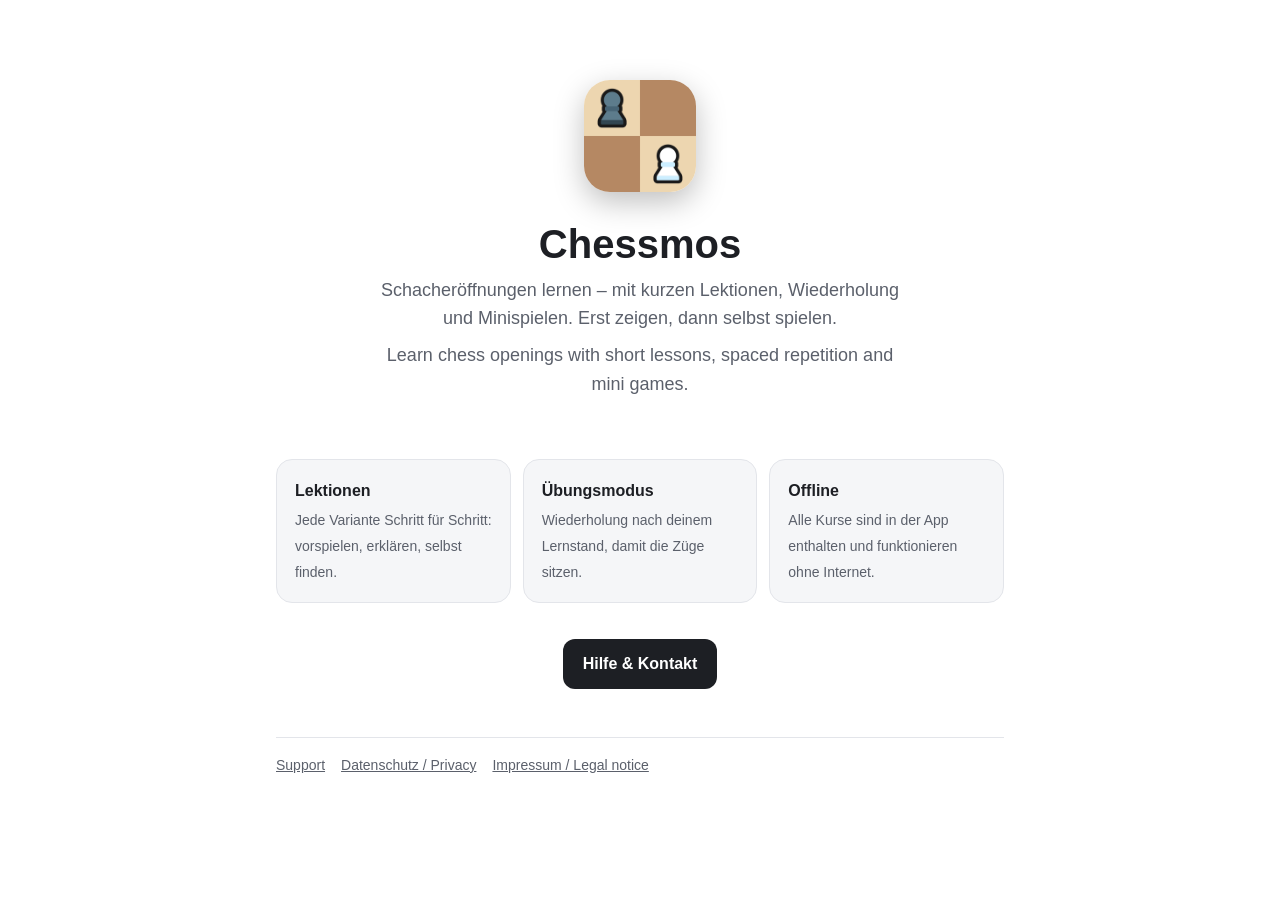
<file: index.html>
<!doctype html>
<html lang="de">
<head>
<meta charset="utf-8">
<meta name="viewport" content="width=device-width, initial-scale=1">
<title>Chessmos – Schacheröffnungen lernen</title>
<meta name="description" content="Chessmos: Schacheröffnungen lernen mit kurzen Lektionen, Übungsmodus und Minispielen. Chess openings made simple.">
<link rel="icon" href="/icon.png">
<link rel="stylesheet" href="/style.css">
</head>
<body>
<main>
  <section class="hero">
    <img src="/icon.png" alt="Chessmos App-Icon">
    <h1>Chessmos</h1>
    <p>Schacheröffnungen lernen – mit kurzen Lektionen, Wiederholung und Minispielen. Erst zeigen, dann selbst spielen.</p>
    <p class="muted" lang="en">Learn chess openings with short lessons, spaced repetition and mini games.</p>
  </section>

  <div class="cards">
    <div class="card"><strong>Lektionen</strong><span>Jede Variante Schritt für Schritt: vorspielen, erklären, selbst finden.</span></div>
    <div class="card"><strong>Übungsmodus</strong><span>Wiederholung nach deinem Lernstand, damit die Züge sitzen.</span></div>
    <div class="card"><strong>Offline</strong><span>Alle Kurse sind in der App enthalten und funktionieren ohne Internet.</span></div>
  </div>

  <p style="text-align:center"><a class="button" href="/support/">Hilfe &amp; Kontakt</a></p>

  <footer>
    <a href="/support/">Support</a>
    <a href="/datenschutz/">Datenschutz / Privacy</a>
    <a href="/impressum/">Impressum / Legal notice</a>
  </footer>
</main>
</body>
</html>
</file>
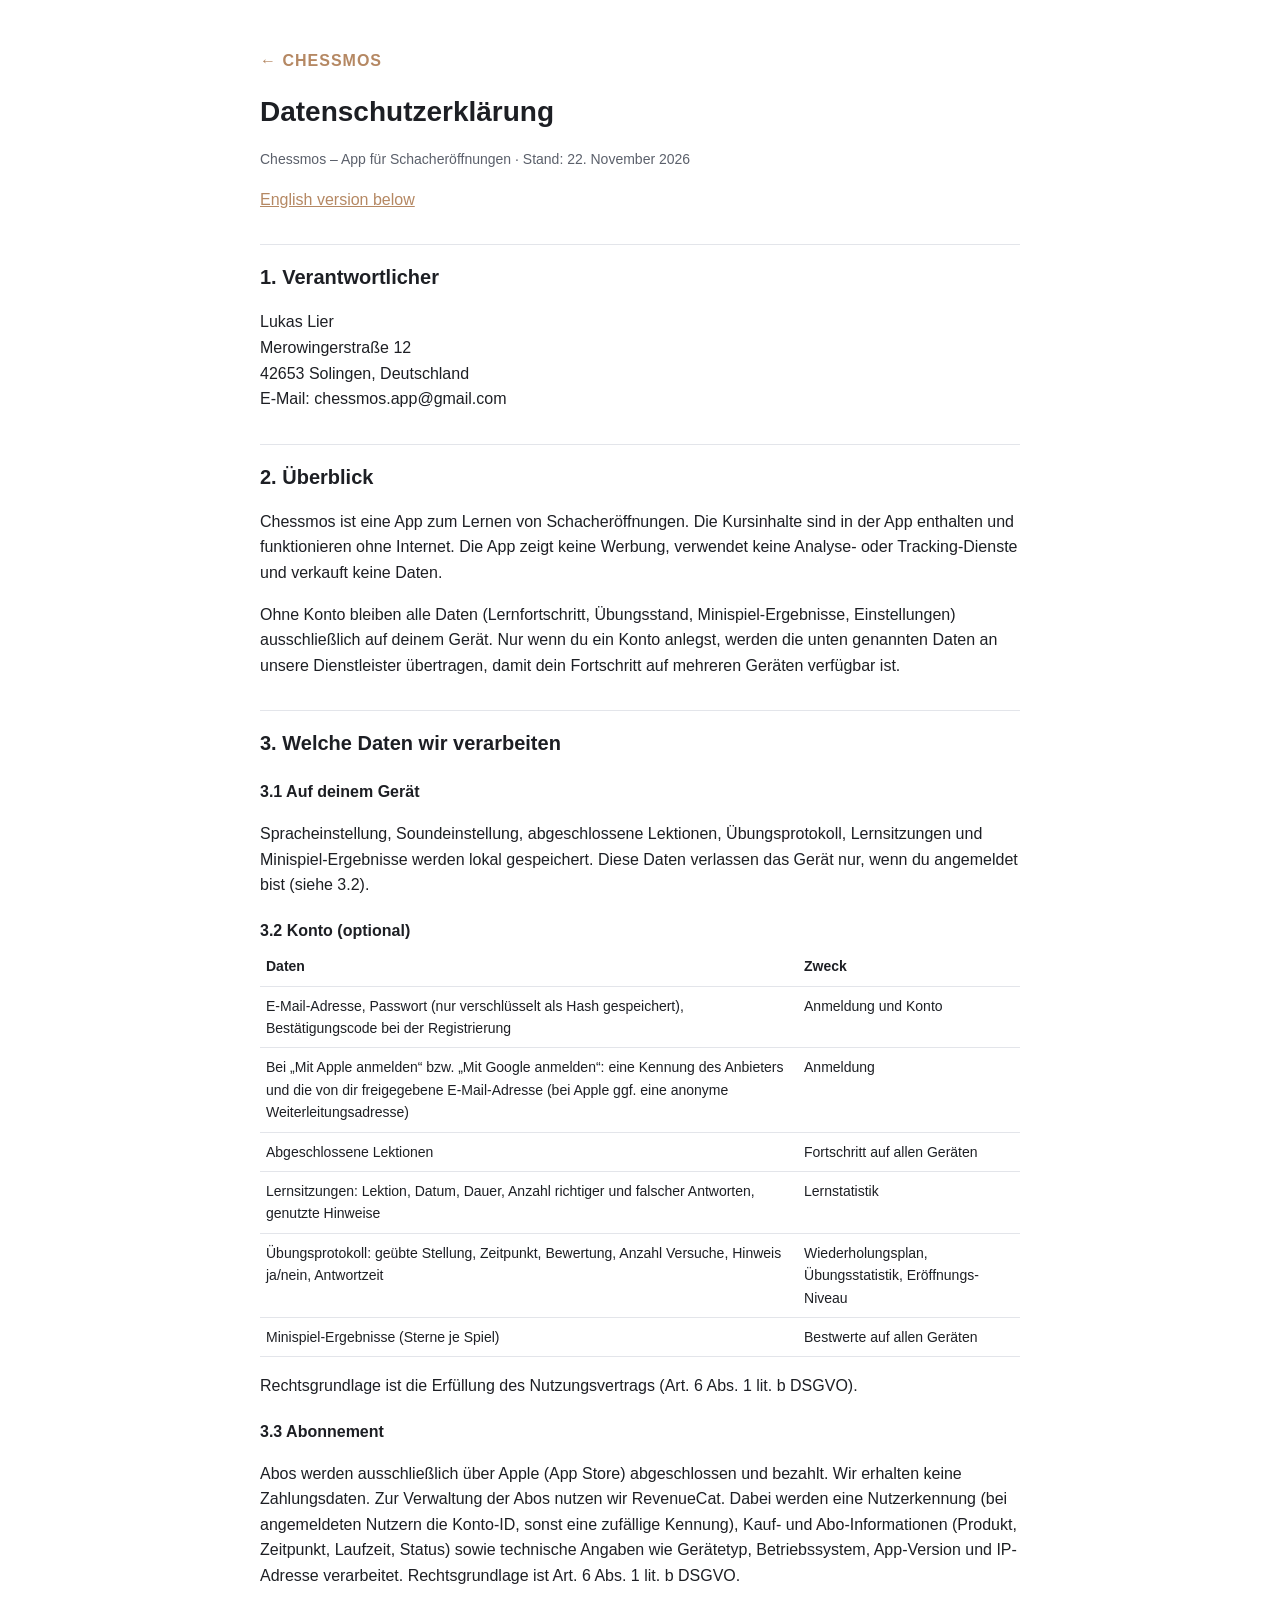
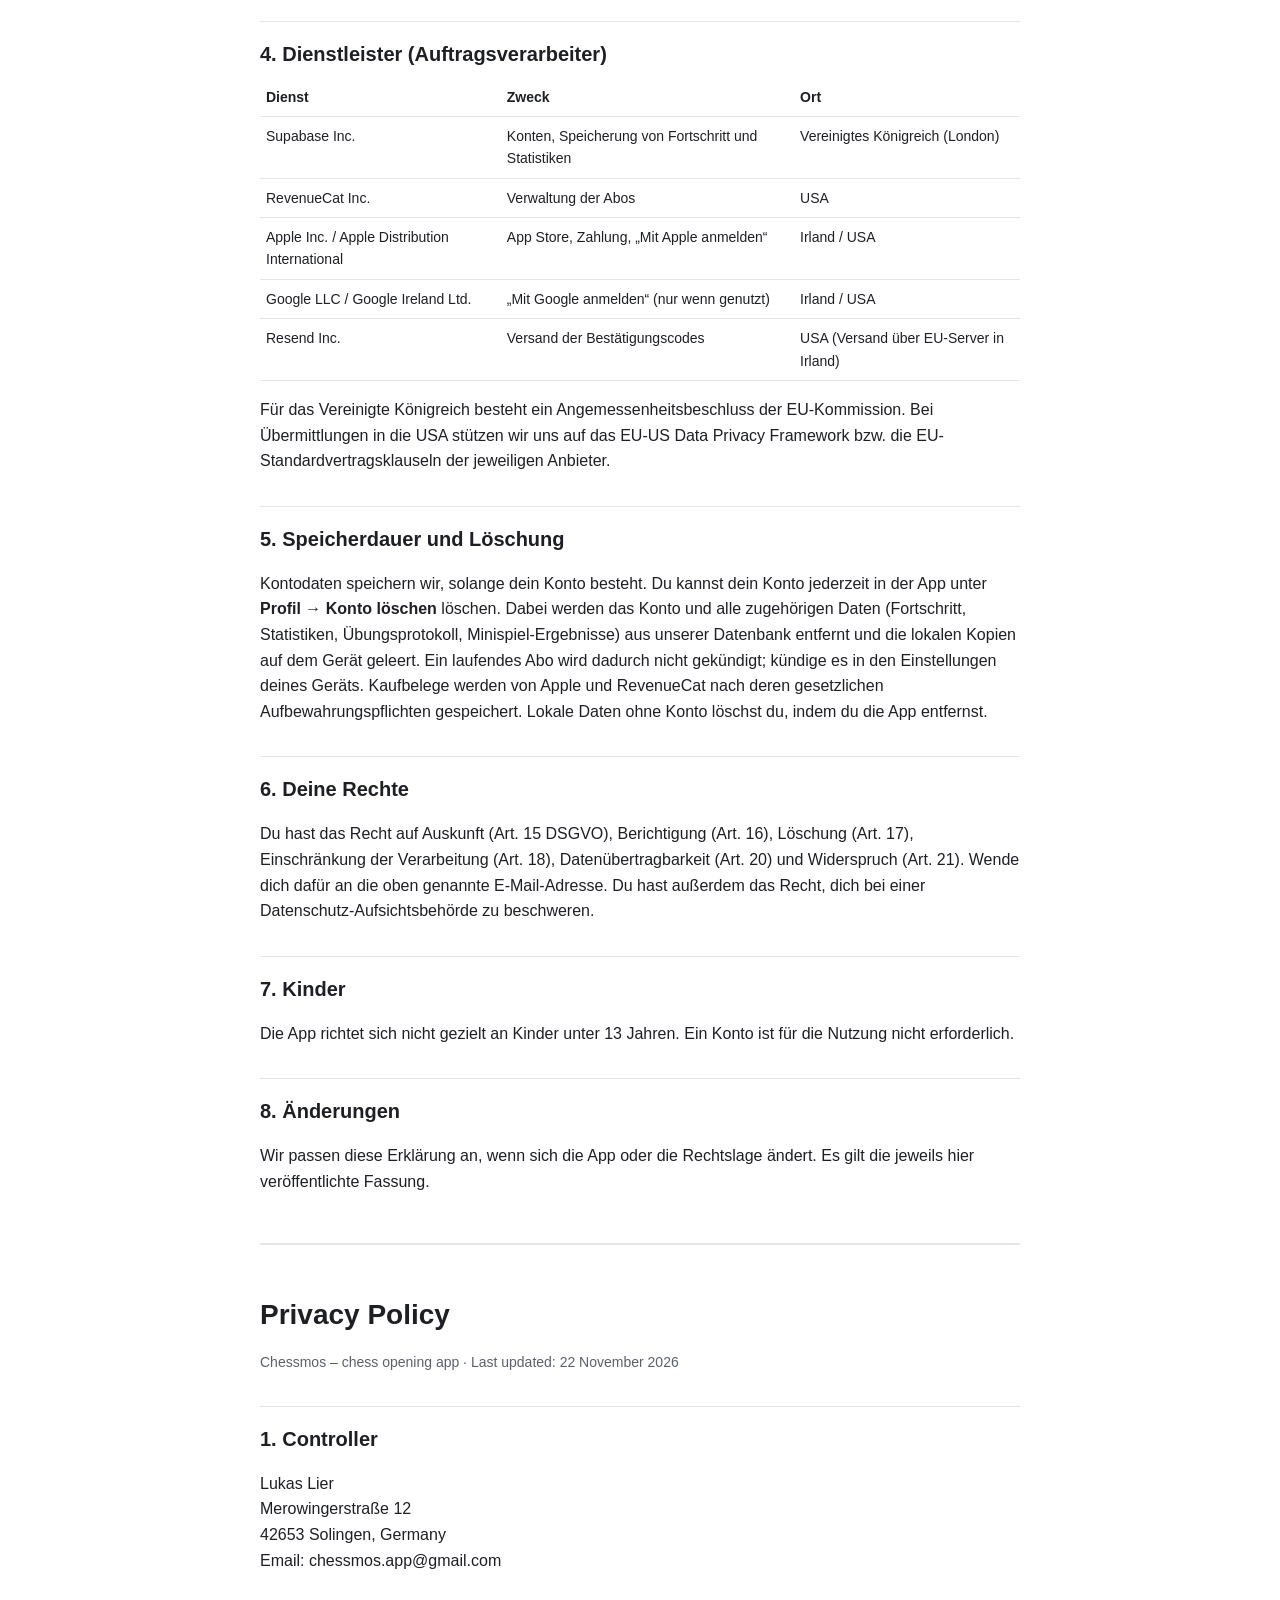
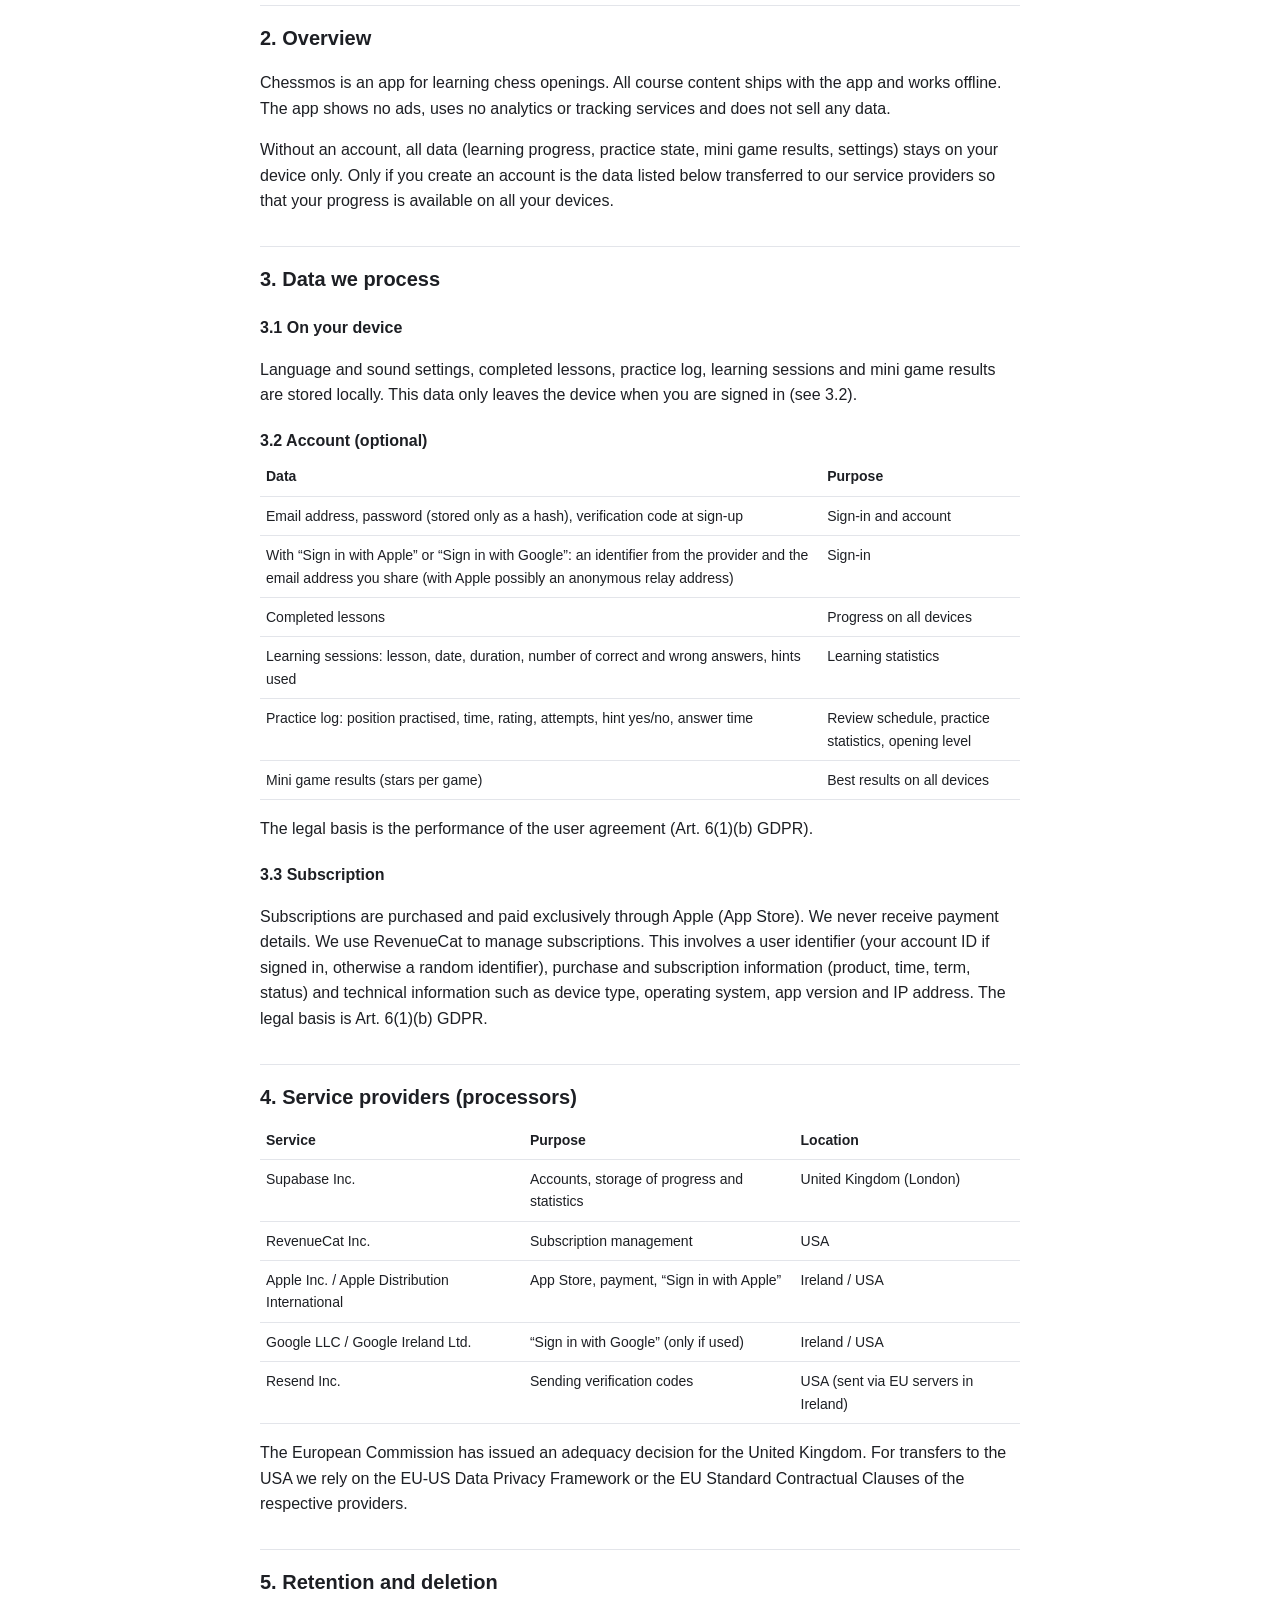
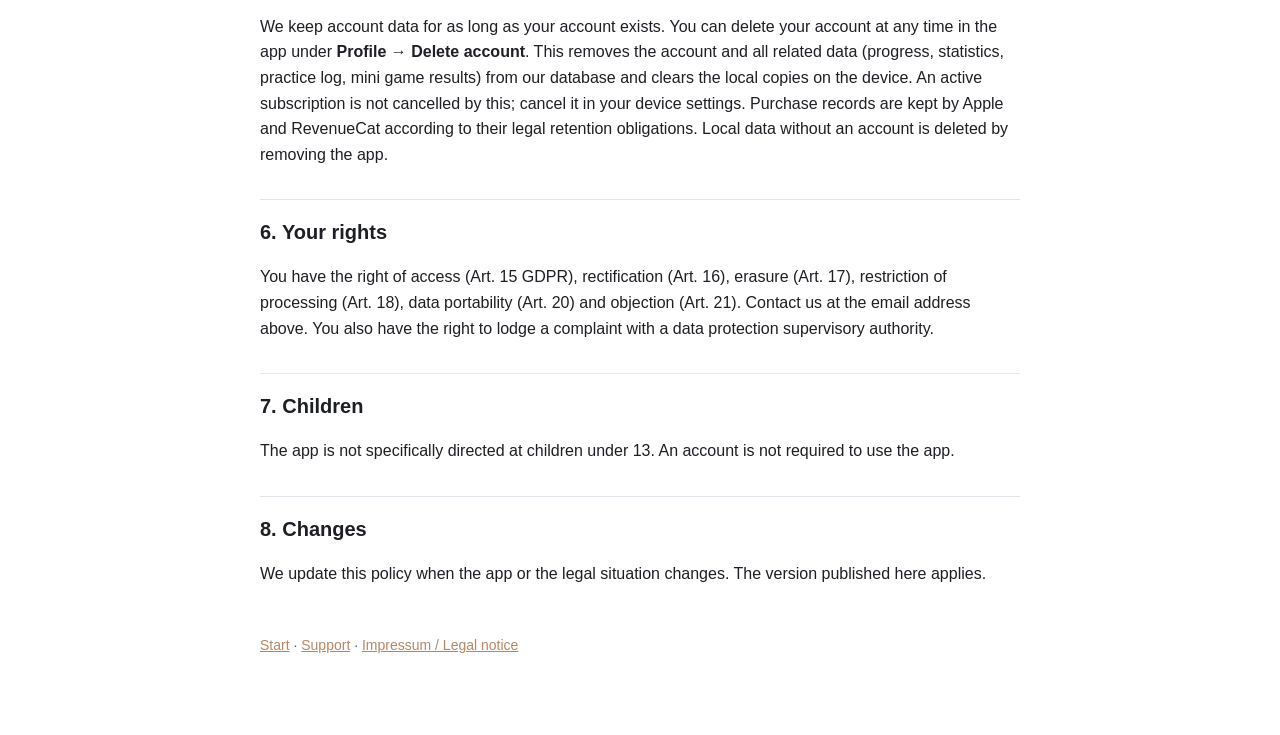
<file: datenschutz/index.html>
<!doctype html>
<html lang="de">
<head>
<meta charset="utf-8">
<meta name="viewport" content="width=device-width, initial-scale=1">
<title>Chessmos – Datenschutz / Privacy</title>
<link rel="icon" href="/icon.png">
<style>
  :root { --bg: #ffffff; --text: #1d1f24; --muted: #5b606b; --line: #e3e5ea; --accent: #b58863; --todo: #fff3c4; }
  @media (prefers-color-scheme: dark) { :root { --bg: #16181d; --text: #eceef2; --muted: #a2a6b0; --line: #2c2f37; --accent: #d4a77f; --todo: #4a3f12; } }
  body { margin: 0; background: var(--bg); color: var(--text); font: 16px/1.6 -apple-system, BlinkMacSystemFont, "Segoe UI", Roboto, sans-serif; }
  main { max-width: 760px; margin: 0 auto; padding: 32px 16px 64px; }
  h1 { font-size: 28px; margin: 0 0 4px; }
  h2 { font-size: 20px; margin: 32px 0 8px; padding-top: 16px; border-top: 1px solid var(--line); }
  h3 { font-size: 16px; margin: 20px 0 4px; }
  p, li { color: var(--text); }
  .muted { color: var(--muted); font-size: 14px; }
  nav a, a { color: var(--accent); }
  nav { margin: 16px 0 24px; }
  mark { background: var(--todo); color: inherit; padding: 0 3px; border-radius: 3px; }
  table { width: 100%; border-collapse: collapse; font-size: 14px; }
  th, td { text-align: left; vertical-align: top; padding: 8px 6px; border-bottom: 1px solid var(--line); }
  hr { border: 0; border-top: 2px solid var(--line); margin: 48px 0; }
</style>
</head>
<body>
<main>
<p><a href="/" style="text-decoration:none;font-weight:800;letter-spacing:1px">← CHESSMOS</a></p>

<h1>Datenschutzerklärung</h1>
<p class="muted">Chessmos – App für Schacheröffnungen · Stand: 22. November 2026</p>
<nav><a href="#en">English version below</a></nav>

<h2>1. Verantwortlicher</h2>
<p>
  Lukas Lier<br>
  Merowingerstraße 12<br>
  42653 Solingen, Deutschland<br>
  E-Mail: chessmos.app@gmail.com
</p>

<h2>2. Überblick</h2>
<p>Chessmos ist eine App zum Lernen von Schacheröffnungen. Die Kursinhalte sind in der App enthalten und funktionieren ohne Internet. Die App zeigt keine Werbung, verwendet keine Analyse- oder Tracking-Dienste und verkauft keine Daten.</p>
<p>Ohne Konto bleiben alle Daten (Lernfortschritt, Übungsstand, Minispiel-Ergebnisse, Einstellungen) ausschließlich auf deinem Gerät. Nur wenn du ein Konto anlegst, werden die unten genannten Daten an unsere Dienstleister übertragen, damit dein Fortschritt auf mehreren Geräten verfügbar ist.</p>

<h2>3. Welche Daten wir verarbeiten</h2>

<h3>3.1 Auf deinem Gerät</h3>
<p>Spracheinstellung, Soundeinstellung, abgeschlossene Lektionen, Übungsprotokoll, Lernsitzungen und Minispiel-Ergebnisse werden lokal gespeichert. Diese Daten verlassen das Gerät nur, wenn du angemeldet bist (siehe 3.2).</p>

<h3>3.2 Konto (optional)</h3>
<table>
  <tr><th>Daten</th><th>Zweck</th></tr>
  <tr><td>E-Mail-Adresse, Passwort (nur verschlüsselt als Hash gespeichert), Bestätigungscode bei der Registrierung</td><td>Anmeldung und Konto</td></tr>
  <tr><td>Bei „Mit Apple anmelden“ bzw. „Mit Google anmelden“: eine Kennung des Anbieters und die von dir freigegebene E-Mail-Adresse (bei Apple ggf. eine anonyme Weiterleitungsadresse)</td><td>Anmeldung</td></tr>
  <tr><td>Abgeschlossene Lektionen</td><td>Fortschritt auf allen Geräten</td></tr>
  <tr><td>Lernsitzungen: Lektion, Datum, Dauer, Anzahl richtiger und falscher Antworten, genutzte Hinweise</td><td>Lernstatistik</td></tr>
  <tr><td>Übungsprotokoll: geübte Stellung, Zeitpunkt, Bewertung, Anzahl Versuche, Hinweis ja/nein, Antwortzeit</td><td>Wiederholungsplan, Übungsstatistik, Eröffnungs-Niveau</td></tr>
  <tr><td>Minispiel-Ergebnisse (Sterne je Spiel)</td><td>Bestwerte auf allen Geräten</td></tr>
</table>
<p>Rechtsgrundlage ist die Erfüllung des Nutzungsvertrags (Art. 6 Abs. 1 lit. b DSGVO).</p>

<h3>3.3 Abonnement</h3>
<p>Abos werden ausschließlich über Apple (App Store) abgeschlossen und bezahlt. Wir erhalten keine Zahlungsdaten. Zur Verwaltung der Abos nutzen wir RevenueCat. Dabei werden eine Nutzerkennung (bei angemeldeten Nutzern die Konto-ID, sonst eine zufällige Kennung), Kauf- und Abo-Informationen (Produkt, Zeitpunkt, Laufzeit, Status) sowie technische Angaben wie Gerätetyp, Betriebssystem, App-Version und IP-Adresse verarbeitet. Rechtsgrundlage ist Art. 6 Abs. 1 lit. b DSGVO.</p>

<h2>4. Dienstleister (Auftragsverarbeiter)</h2>
<table>
  <tr><th>Dienst</th><th>Zweck</th><th>Ort</th></tr>
  <tr><td>Supabase Inc.</td><td>Konten, Speicherung von Fortschritt und Statistiken</td><td>Vereinigtes Königreich (London)</td></tr>
  <tr><td>RevenueCat Inc.</td><td>Verwaltung der Abos</td><td>USA</td></tr>
  <tr><td>Apple Inc. / Apple Distribution International</td><td>App Store, Zahlung, „Mit Apple anmelden“</td><td>Irland / USA</td></tr>
  <tr><td>Google LLC / Google Ireland Ltd.</td><td>„Mit Google anmelden“ (nur wenn genutzt)</td><td>Irland / USA</td></tr>
  <tr><td>Resend Inc.</td><td>Versand der Bestätigungscodes</td><td>USA (Versand über EU-Server in Irland)</td></tr>
</table>
<p>Für das Vereinigte Königreich besteht ein Angemessenheitsbeschluss der EU-Kommission. Bei Übermittlungen in die USA stützen wir uns auf das EU-US Data Privacy Framework bzw. die EU-Standardvertragsklauseln der jeweiligen Anbieter.</p>

<h2>5. Speicherdauer und Löschung</h2>
<p>Kontodaten speichern wir, solange dein Konto besteht. Du kannst dein Konto jederzeit in der App unter <strong>Profil → Konto löschen</strong> löschen. Dabei werden das Konto und alle zugehörigen Daten (Fortschritt, Statistiken, Übungsprotokoll, Minispiel-Ergebnisse) aus unserer Datenbank entfernt und die lokalen Kopien auf dem Gerät geleert. Ein laufendes Abo wird dadurch nicht gekündigt; kündige es in den Einstellungen deines Geräts. Kaufbelege werden von Apple und RevenueCat nach deren gesetzlichen Aufbewahrungspflichten gespeichert. Lokale Daten ohne Konto löschst du, indem du die App entfernst.</p>

<h2>6. Deine Rechte</h2>
<p>Du hast das Recht auf Auskunft (Art. 15 DSGVO), Berichtigung (Art. 16), Löschung (Art. 17), Einschränkung der Verarbeitung (Art. 18), Datenübertragbarkeit (Art. 20) und Widerspruch (Art. 21). Wende dich dafür an die oben genannte E-Mail-Adresse. Du hast außerdem das Recht, dich bei einer Datenschutz-Aufsichtsbehörde zu beschweren.</p>

<h2>7. Kinder</h2>
<p>Die App richtet sich nicht gezielt an Kinder unter 13 Jahren. Ein Konto ist für die Nutzung nicht erforderlich.</p>

<h2>8. Änderungen</h2>
<p>Wir passen diese Erklärung an, wenn sich die App oder die Rechtslage ändert. Es gilt die jeweils hier veröffentlichte Fassung.</p>

<hr>

<h1 id="en">Privacy Policy</h1>
<p class="muted">Chessmos – chess opening app · Last updated: 22 November 2026</p>

<h2>1. Controller</h2>
<p>
  Lukas Lier<br>
  Merowingerstraße 12<br>
  42653 Solingen, Germany<br>
  Email: chessmos.app@gmail.com
</p>

<h2>2. Overview</h2>
<p>Chessmos is an app for learning chess openings. All course content ships with the app and works offline. The app shows no ads, uses no analytics or tracking services and does not sell any data.</p>
<p>Without an account, all data (learning progress, practice state, mini game results, settings) stays on your device only. Only if you create an account is the data listed below transferred to our service providers so that your progress is available on all your devices.</p>

<h2>3. Data we process</h2>

<h3>3.1 On your device</h3>
<p>Language and sound settings, completed lessons, practice log, learning sessions and mini game results are stored locally. This data only leaves the device when you are signed in (see 3.2).</p>

<h3>3.2 Account (optional)</h3>
<table>
  <tr><th>Data</th><th>Purpose</th></tr>
  <tr><td>Email address, password (stored only as a hash), verification code at sign-up</td><td>Sign-in and account</td></tr>
  <tr><td>With “Sign in with Apple” or “Sign in with Google”: an identifier from the provider and the email address you share (with Apple possibly an anonymous relay address)</td><td>Sign-in</td></tr>
  <tr><td>Completed lessons</td><td>Progress on all devices</td></tr>
  <tr><td>Learning sessions: lesson, date, duration, number of correct and wrong answers, hints used</td><td>Learning statistics</td></tr>
  <tr><td>Practice log: position practised, time, rating, attempts, hint yes/no, answer time</td><td>Review schedule, practice statistics, opening level</td></tr>
  <tr><td>Mini game results (stars per game)</td><td>Best results on all devices</td></tr>
</table>
<p>The legal basis is the performance of the user agreement (Art. 6(1)(b) GDPR).</p>

<h3>3.3 Subscription</h3>
<p>Subscriptions are purchased and paid exclusively through Apple (App Store). We never receive payment details. We use RevenueCat to manage subscriptions. This involves a user identifier (your account ID if signed in, otherwise a random identifier), purchase and subscription information (product, time, term, status) and technical information such as device type, operating system, app version and IP address. The legal basis is Art. 6(1)(b) GDPR.</p>

<h2>4. Service providers (processors)</h2>
<table>
  <tr><th>Service</th><th>Purpose</th><th>Location</th></tr>
  <tr><td>Supabase Inc.</td><td>Accounts, storage of progress and statistics</td><td>United Kingdom (London)</td></tr>
  <tr><td>RevenueCat Inc.</td><td>Subscription management</td><td>USA</td></tr>
  <tr><td>Apple Inc. / Apple Distribution International</td><td>App Store, payment, “Sign in with Apple”</td><td>Ireland / USA</td></tr>
  <tr><td>Google LLC / Google Ireland Ltd.</td><td>“Sign in with Google” (only if used)</td><td>Ireland / USA</td></tr>
  <tr><td>Resend Inc.</td><td>Sending verification codes</td><td>USA (sent via EU servers in Ireland)</td></tr>
</table>
<p>The European Commission has issued an adequacy decision for the United Kingdom. For transfers to the USA we rely on the EU-US Data Privacy Framework or the EU Standard Contractual Clauses of the respective providers.</p>

<h2>5. Retention and deletion</h2>
<p>We keep account data for as long as your account exists. You can delete your account at any time in the app under <strong>Profile → Delete account</strong>. This removes the account and all related data (progress, statistics, practice log, mini game results) from our database and clears the local copies on the device. An active subscription is not cancelled by this; cancel it in your device settings. Purchase records are kept by Apple and RevenueCat according to their legal retention obligations. Local data without an account is deleted by removing the app.</p>

<h2>6. Your rights</h2>
<p>You have the right of access (Art. 15 GDPR), rectification (Art. 16), erasure (Art. 17), restriction of processing (Art. 18), data portability (Art. 20) and objection (Art. 21). Contact us at the email address above. You also have the right to lodge a complaint with a data protection supervisory authority.</p>

<h2>7. Children</h2>
<p>The app is not specifically directed at children under 13. An account is not required to use the app.</p>

<h2>8. Changes</h2>
<p>We update this policy when the app or the legal situation changes. The version published here applies.</p>

<p class="muted" style="margin-top:48px"><a href="/">Start</a> · <a href="/support/">Support</a> · <a href="/impressum/">Impressum / Legal notice</a></p>
</main>
</body>
</html>
</file>
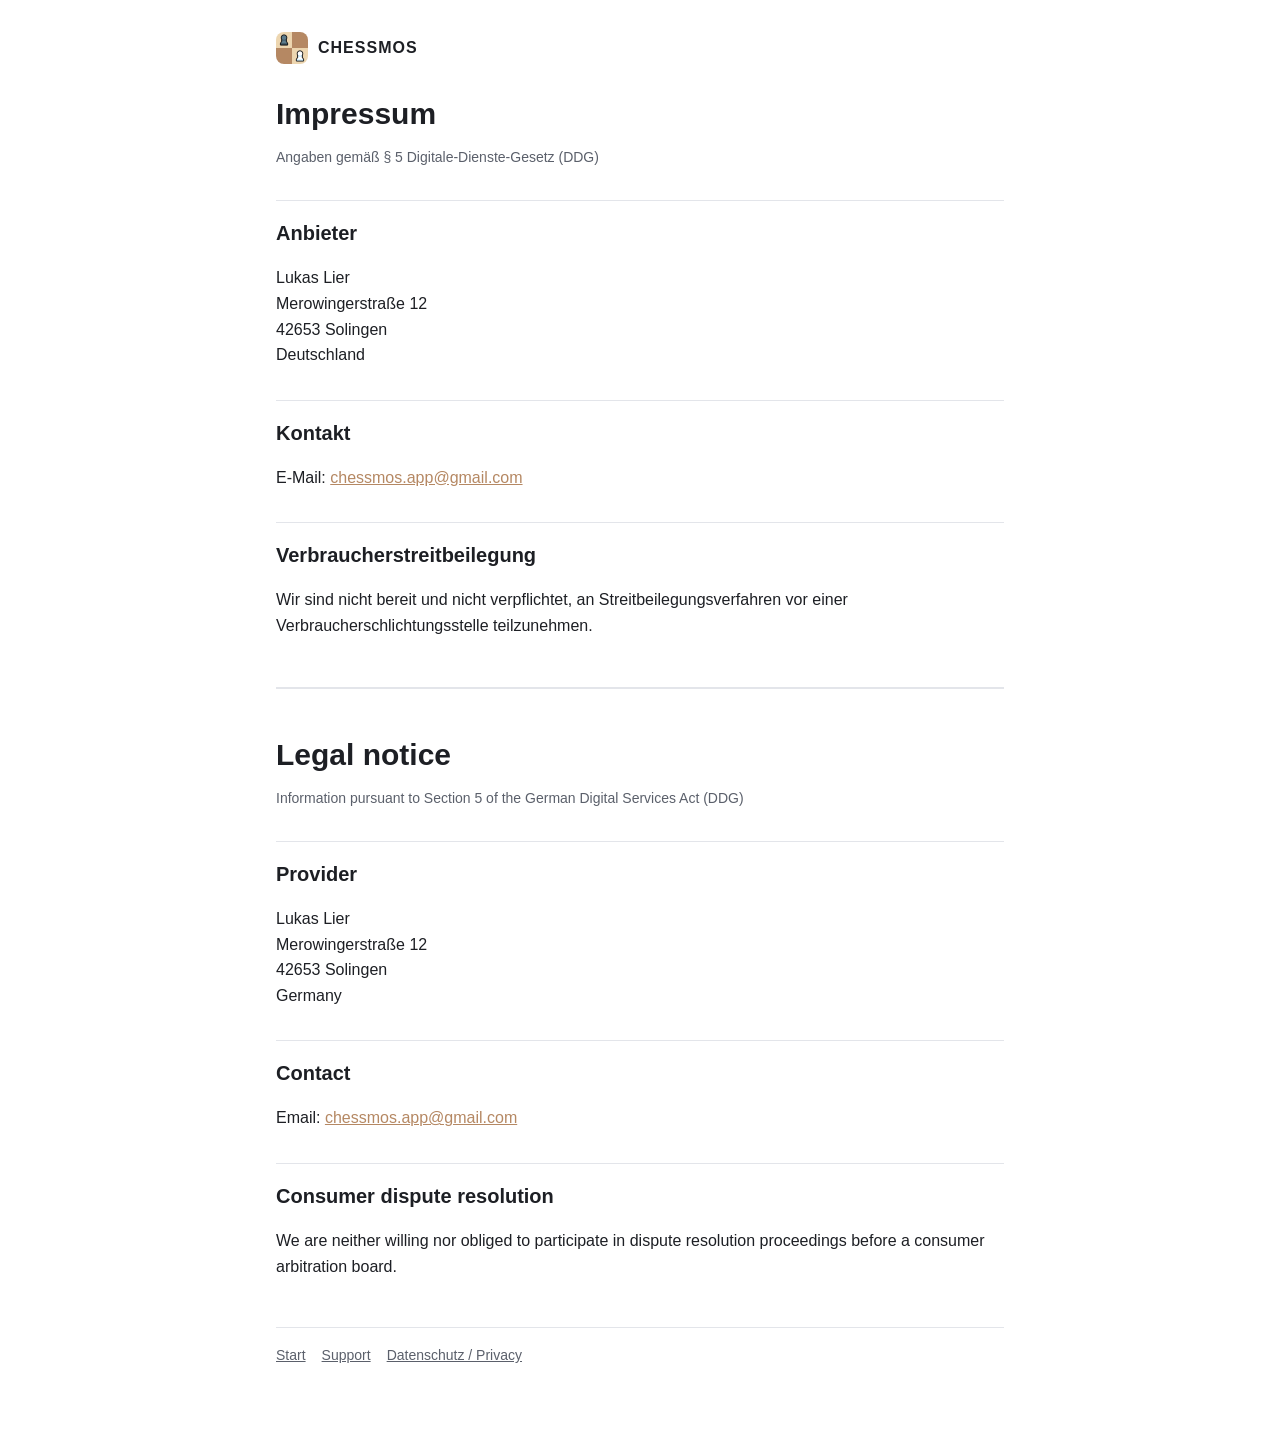
<file: impressum/index.html>
<!doctype html>
<html lang="de">
<head>
<meta charset="utf-8">
<meta name="viewport" content="width=device-width, initial-scale=1">
<title>Chessmos – Impressum</title>
<link rel="icon" href="/icon.png">
<link rel="stylesheet" href="/style.css">
</head>
<body>
<main>
  <a class="top" href="/"><img src="/icon.png" alt="">CHESSMOS</a>

  <h1>Impressum</h1>
  <p class="muted">Angaben gemäß § 5 Digitale-Dienste-Gesetz (DDG)</p>

  <h2>Anbieter</h2>
  <p>
    Lukas Lier<br>
    Merowingerstraße 12<br>
    42653 Solingen<br>
    Deutschland
  </p>

  <h2>Kontakt</h2>
  <p>E-Mail: <a href="mailto:chessmos.app@gmail.com">chessmos.app@gmail.com</a></p>

  <h2>Verbraucherstreitbeilegung</h2>
  <p>Wir sind nicht bereit und nicht verpflichtet, an Streitbeilegungsverfahren vor einer Verbraucherschlichtungsstelle teilzunehmen.</p>

  <hr>

  <h1 id="en" lang="en">Legal notice</h1>
  <div lang="en">
    <p class="muted">Information pursuant to Section 5 of the German Digital Services Act (DDG)</p>
    <h2>Provider</h2>
    <p>Lukas Lier<br>Merowingerstraße 12<br>42653 Solingen<br>Germany</p>
    <h2>Contact</h2>
    <p>Email: <a href="mailto:chessmos.app@gmail.com">chessmos.app@gmail.com</a></p>
    <h2>Consumer dispute resolution</h2>
    <p>We are neither willing nor obliged to participate in dispute resolution proceedings before a consumer arbitration board.</p>
  </div>

  <footer>
    <a href="/">Start</a>
    <a href="/support/">Support</a>
    <a href="/datenschutz/">Datenschutz / Privacy</a>
  </footer>
</main>
</body>
</html>
</file>
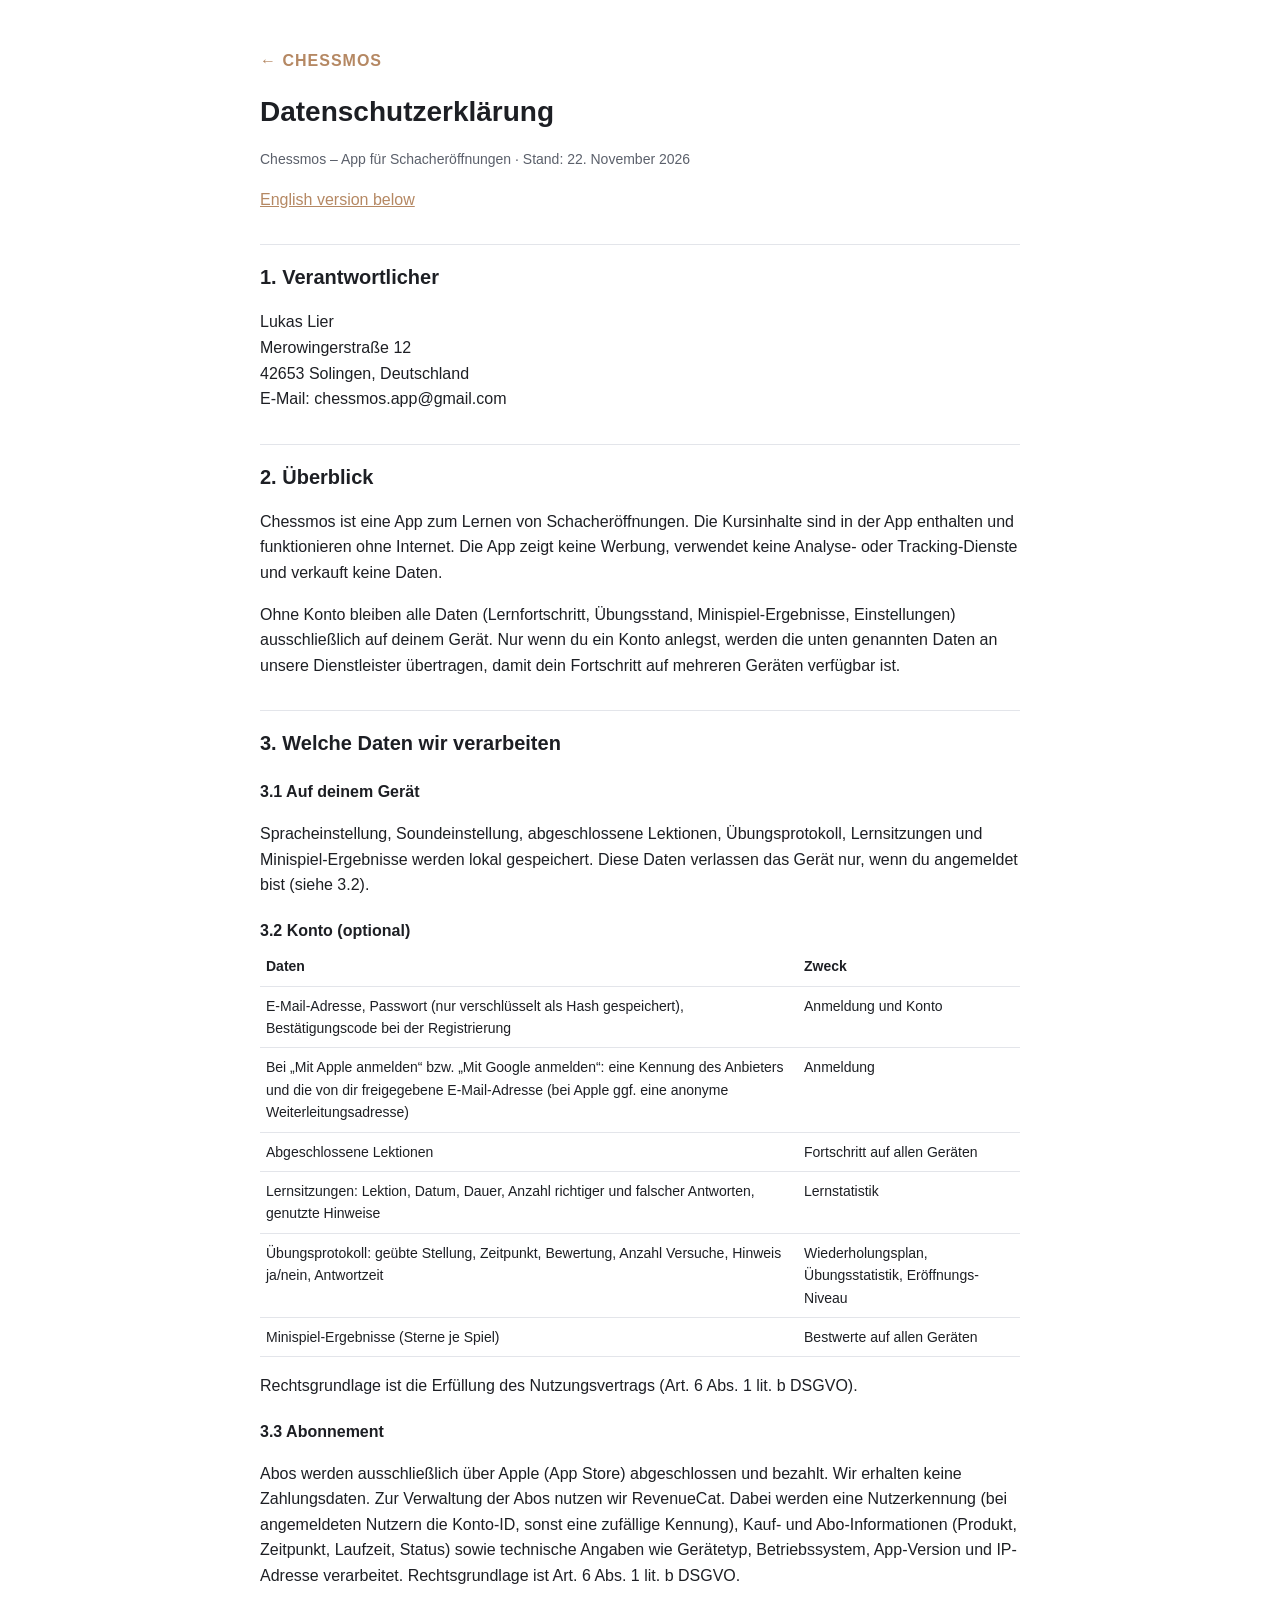
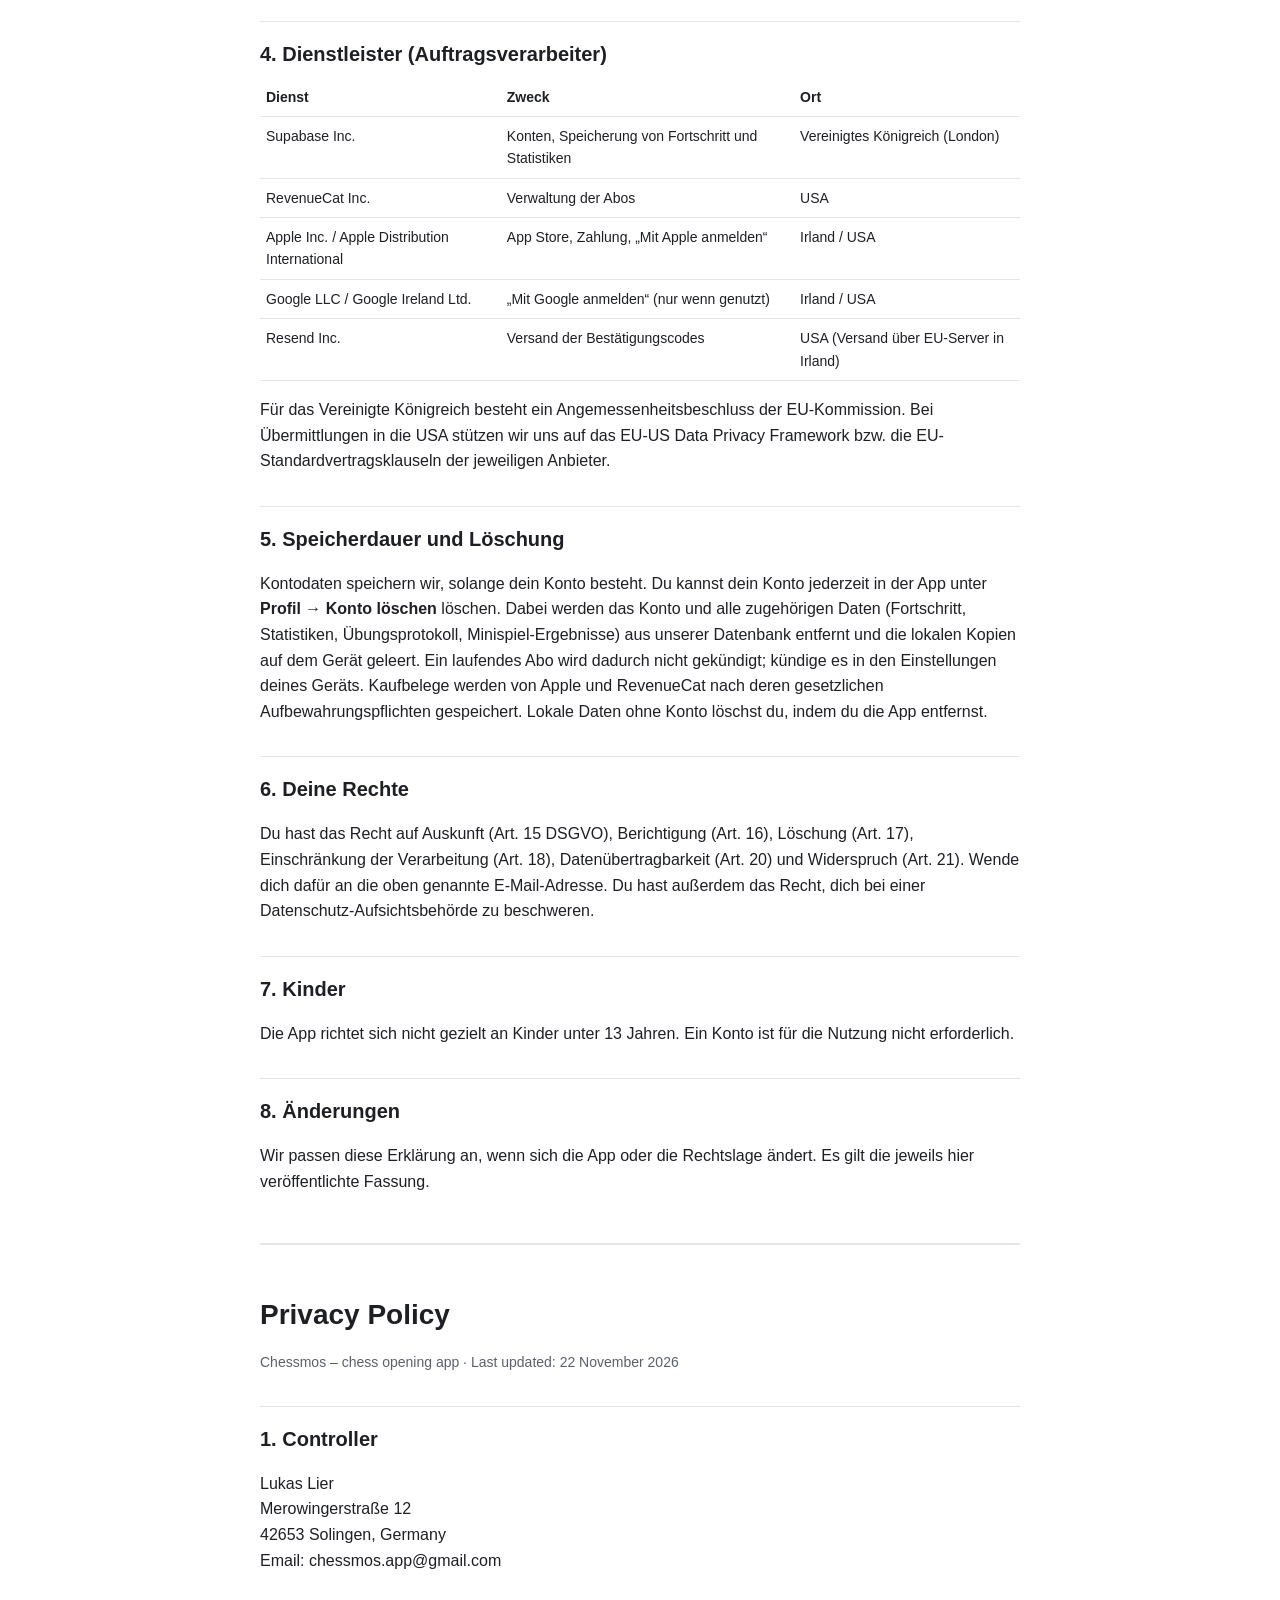
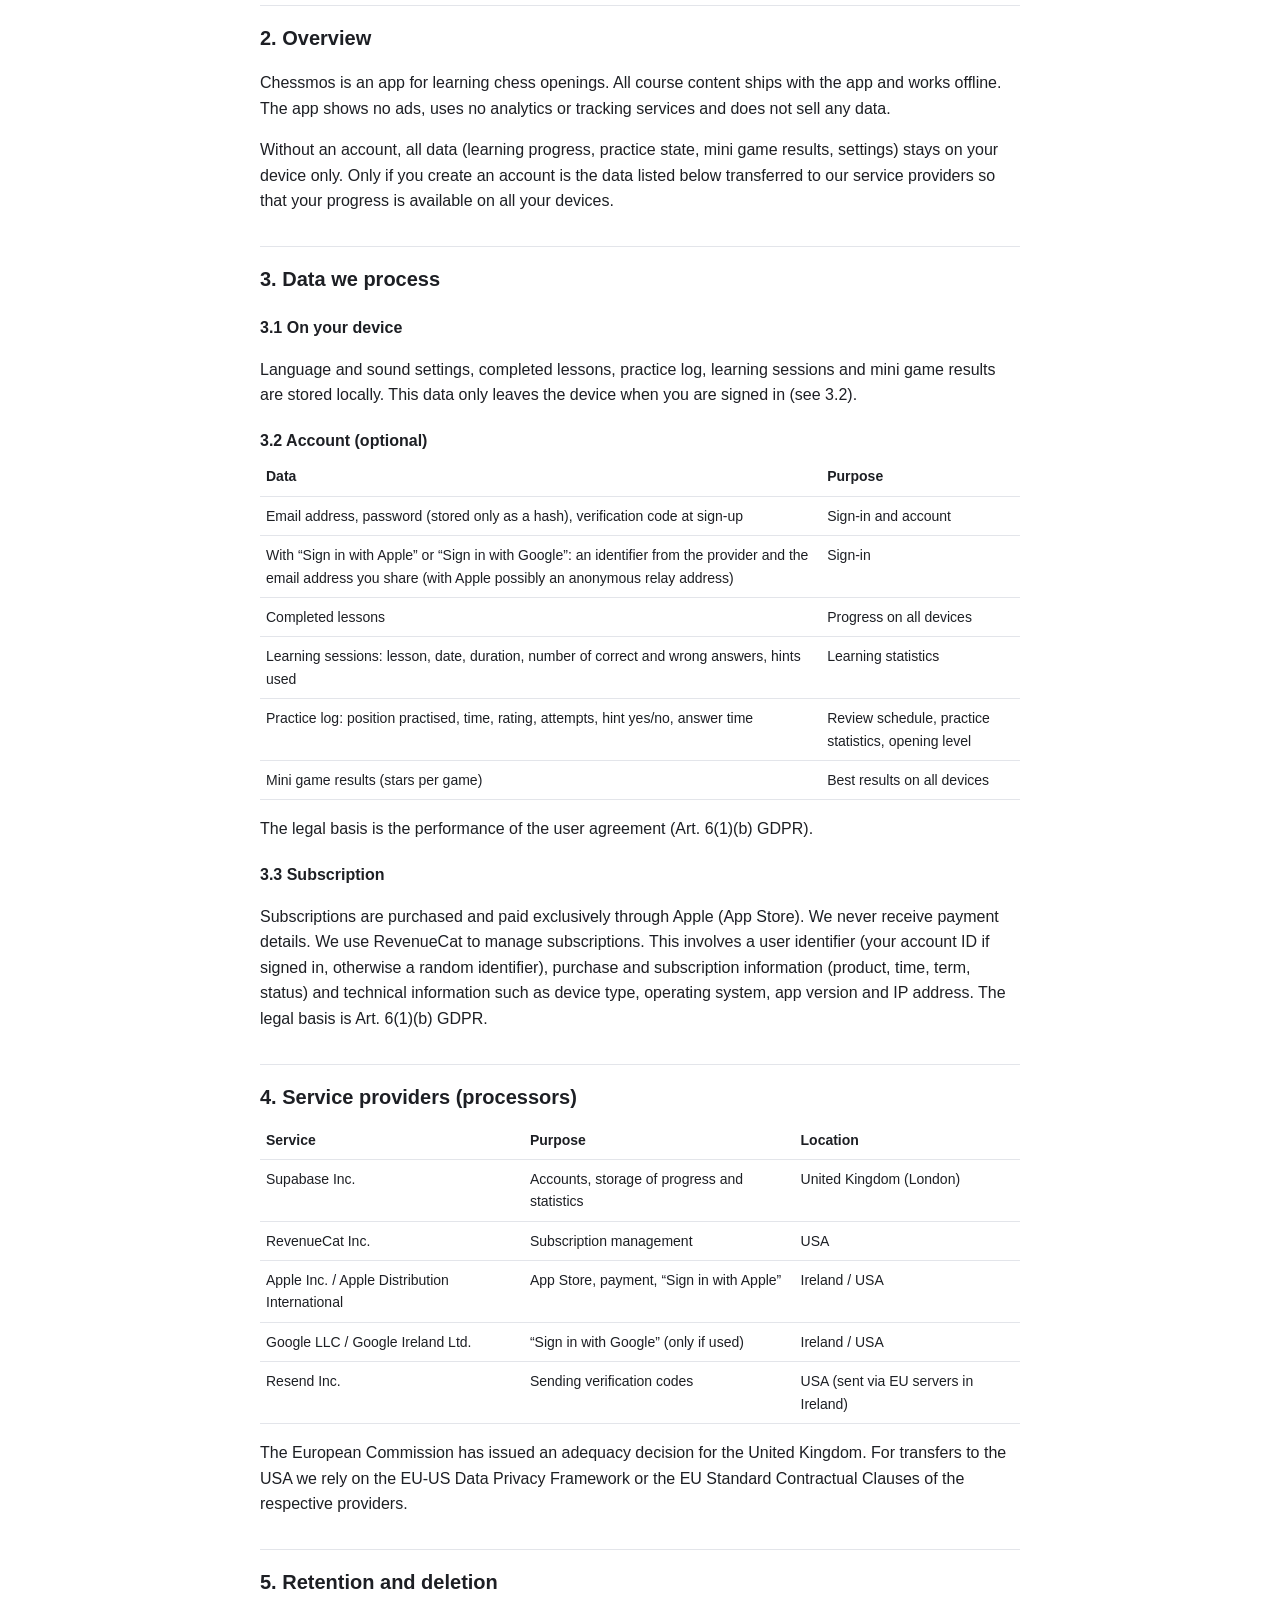
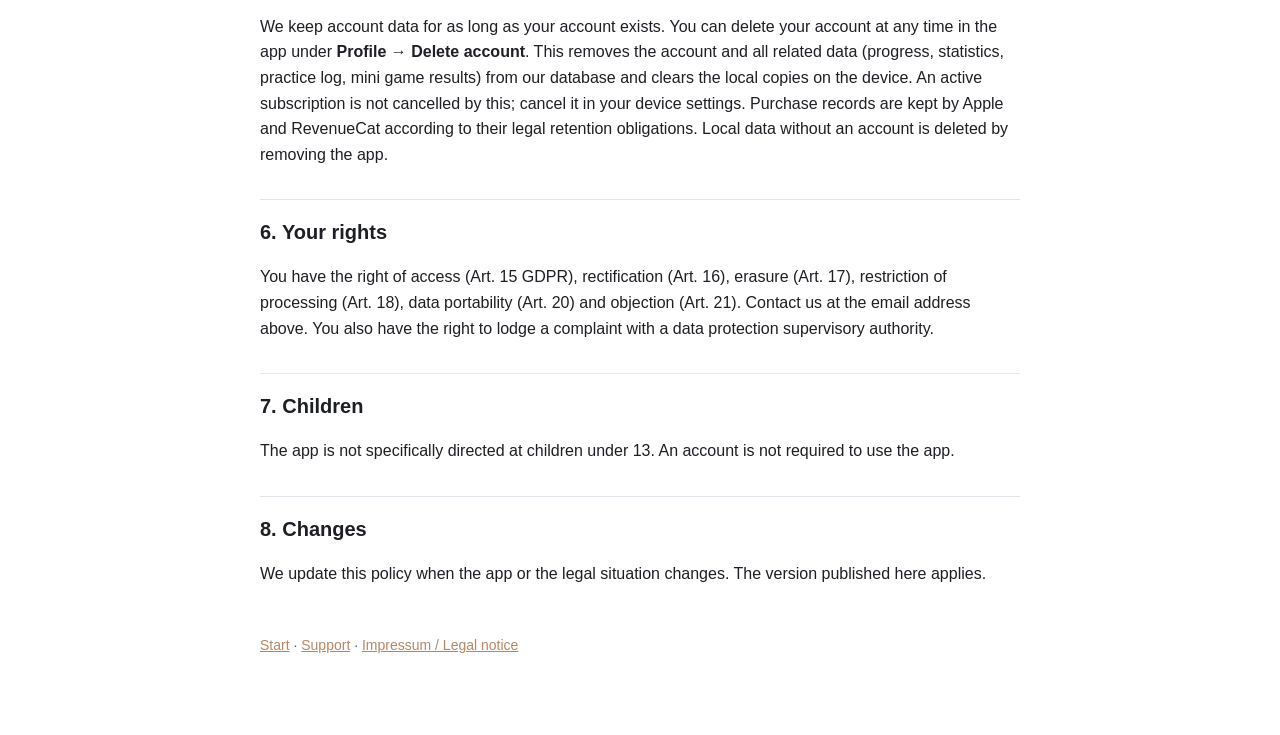
<file: privacy/index.html>
<!doctype html>
<html lang="en">
<head>
<meta charset="utf-8">
<meta name="viewport" content="width=device-width, initial-scale=1">
<title>Chessmos – Privacy</title>
<meta http-equiv="refresh" content="0; url=/datenschutz/#en">
<link rel="canonical" href="https://chessmos.de/datenschutz/">
</head>
<body><p><a href="/datenschutz/#en">Privacy policy</a></p></body>
</html>
</file>
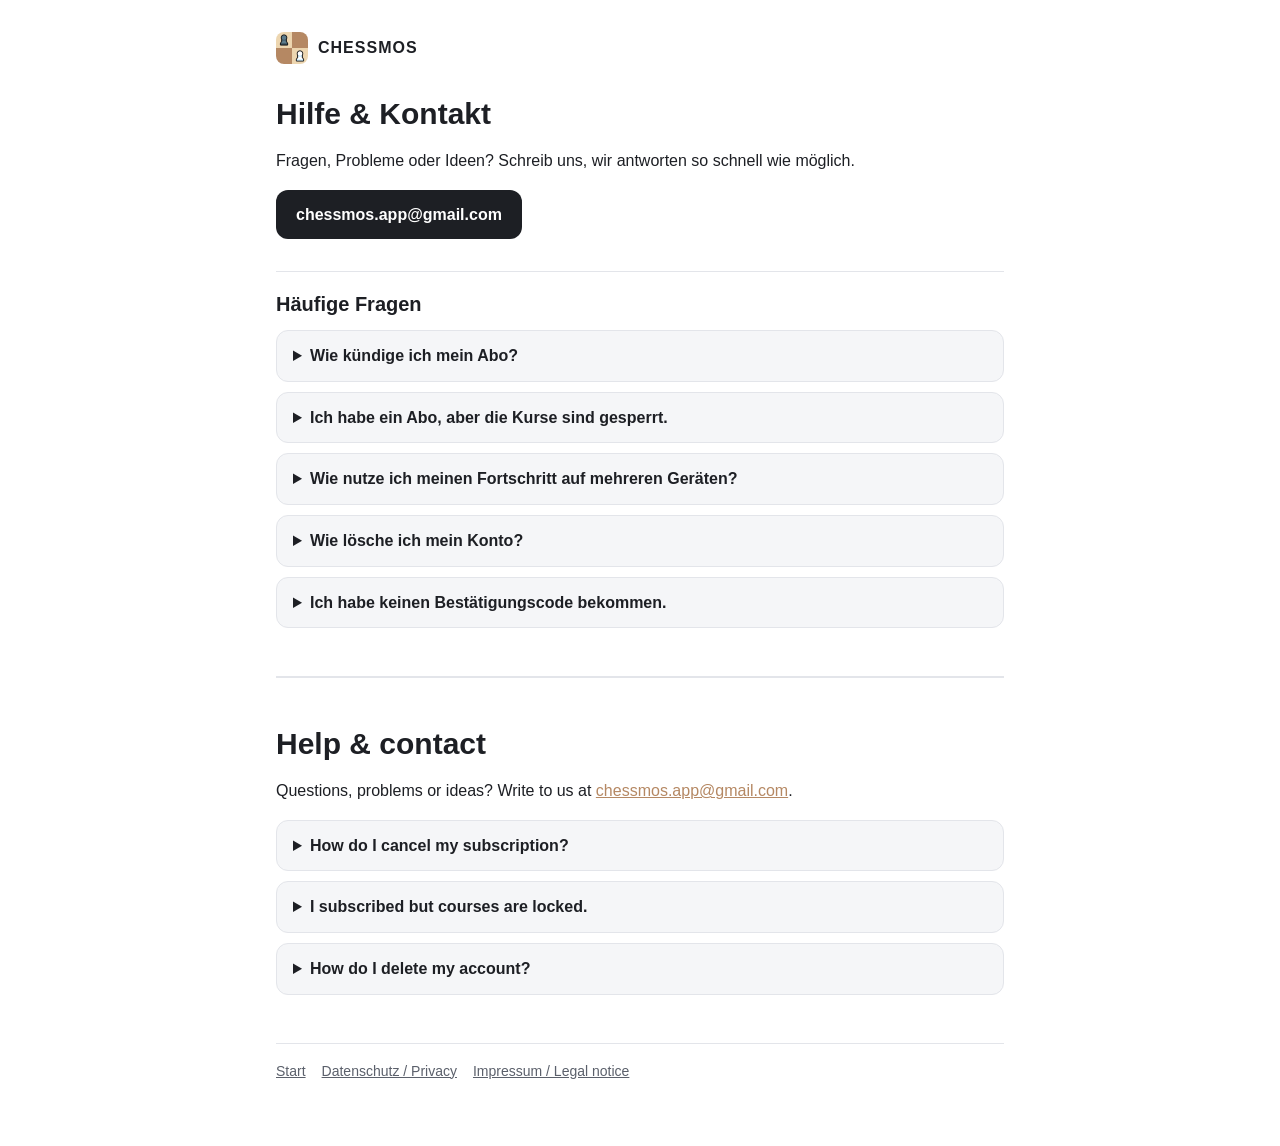
<file: support/index.html>
<!doctype html>
<html lang="de">
<head>
<meta charset="utf-8">
<meta name="viewport" content="width=device-width, initial-scale=1">
<title>Chessmos – Support</title>
<link rel="icon" href="/icon.png">
<link rel="stylesheet" href="/style.css">
</head>
<body>
<main>
  <a class="top" href="/"><img src="/icon.png" alt="">CHESSMOS</a>

  <h1>Hilfe &amp; Kontakt</h1>
  <p>Fragen, Probleme oder Ideen? Schreib uns, wir antworten so schnell wie möglich.</p>
  <p><a class="button" href="mailto:chessmos.app@gmail.com?subject=Chessmos%20Support">chessmos.app@gmail.com</a></p>

  <h2>Häufige Fragen</h2>
  <details>
    <summary>Wie kündige ich mein Abo?</summary>
    <p>Abos laufen über Apple. Öffne auf dem iPhone <strong>Einstellungen → [dein Name] → Abonnements → Chessmos</strong> oder in der App <strong>Profil → Abo verwalten</strong>. Das Abo bleibt bis zum Ende des bezahlten Zeitraums aktiv.</p>
  </details>
  <details>
    <summary>Ich habe ein Abo, aber die Kurse sind gesperrt.</summary>
    <p>Melde dich in der App mit dem Konto an, mit dem du das Abo abgeschlossen hast, und tippe im Kaufbildschirm auf <strong>„Käufe wiederherstellen“</strong>.</p>
  </details>
  <details>
    <summary>Wie nutze ich meinen Fortschritt auf mehreren Geräten?</summary>
    <p>Melde dich auf allen Geräten mit demselben Konto an. Fortschritt, Statistiken und Übungsstand werden automatisch abgeglichen, auch wenn du zwischendurch offline gelernt hast.</p>
  </details>
  <details>
    <summary>Wie lösche ich mein Konto?</summary>
    <p>In der App unter <strong>Profil → Konto löschen</strong>. Dein Konto und alle zugehörigen Daten werden endgültig gelöscht. Ein laufendes Abo kündigst du vorher bei Apple.</p>
  </details>
  <details>
    <summary>Ich habe keinen Bestätigungscode bekommen.</summary>
    <p>Schau im Spam-Ordner nach. Nach einer Minute kannst du in der App einen neuen Code anfordern.</p>
  </details>

  <hr>

  <div lang="en">
    <h1 id="en">Help &amp; contact</h1>
    <p>Questions, problems or ideas? Write to us at <a href="mailto:chessmos.app@gmail.com?subject=Chessmos%20support">chessmos.app@gmail.com</a>.</p>
    <details>
      <summary>How do I cancel my subscription?</summary>
      <p>Subscriptions are handled by Apple: <strong>Settings → [your name] → Subscriptions → Chessmos</strong>, or in the app under <strong>Profile → Manage subscription</strong>.</p>
    </details>
    <details>
      <summary>I subscribed but courses are locked.</summary>
      <p>Sign in with the account you subscribed with and tap <strong>“Restore purchases”</strong> on the subscription screen.</p>
    </details>
    <details>
      <summary>How do I delete my account?</summary>
      <p>In the app under <strong>Profile → Delete account</strong>. Cancel an active subscription with Apple first.</p>
    </details>
  </div>

  <footer>
    <a href="/">Start</a>
    <a href="/datenschutz/">Datenschutz / Privacy</a>
    <a href="/impressum/">Impressum / Legal notice</a>
  </footer>
</main>
</body>
</html>
</file>
<file: style.css>
/* Gemeinsames Aussehen der Webseite chessmos.de (Start, Support, Impressum, Datenschutz). */
:root {
  --bg: #ffffff; --surface: #f5f6f8; --text: #1d1f24; --muted: #5b606b; --line: #e3e5ea;
  --accent: #b58863; --gold: #c99a2e;
}
@media (prefers-color-scheme: dark) {
  :root { --bg: #14161c; --surface: #1e2129; --text: #eceef2; --muted: #a2a6b0; --line: #2c2f37; --accent: #d4a77f; --gold: #f5c451; }
}
* { box-sizing: border-box; }
body { margin: 0; background: var(--bg); color: var(--text); font: 16px/1.6 -apple-system, BlinkMacSystemFont, "Segoe UI", Roboto, sans-serif; }
main { max-width: 760px; margin: 0 auto; padding: 32px 16px 64px; }
a { color: var(--accent); }
h1 { font-size: 30px; line-height: 1.2; margin: 0 0 8px; }
h2 { font-size: 20px; margin: 32px 0 8px; padding-top: 16px; border-top: 1px solid var(--line); }
h3 { font-size: 16px; margin: 20px 0 4px; }
.muted { color: var(--muted); font-size: 14px; }
.top { display: flex; align-items: center; gap: 10px; margin-bottom: 32px; text-decoration: none; color: var(--text); font-weight: 800; letter-spacing: 1px; }
.top img { width: 32px; height: 32px; border-radius: 8px; }
.hero { text-align: center; padding: 48px 0 24px; }
.hero img { width: 112px; height: 112px; border-radius: 26px; box-shadow: 0 10px 30px rgba(0,0,0,.25); }
.hero h1 { font-size: 40px; margin-top: 20px; }
.hero p { color: var(--muted); font-size: 18px; max-width: 520px; margin: 8px auto 0; }
.cards { display: grid; grid-template-columns: repeat(auto-fit, minmax(200px, 1fr)); gap: 12px; margin: 36px 0; }
.card { background: var(--surface); border: 1px solid var(--line); border-radius: 16px; padding: 18px; }
.card strong { display: block; margin-bottom: 4px; }
.card span { color: var(--muted); font-size: 14px; }
.button { display: inline-block; background: var(--text); color: var(--bg); text-decoration: none; font-weight: 700; padding: 12px 20px; border-radius: 12px; }
footer { margin-top: 48px; padding-top: 16px; border-top: 1px solid var(--line); display: flex; flex-wrap: wrap; gap: 16px; font-size: 14px; }
footer a { color: var(--muted); }
table { width: 100%; border-collapse: collapse; font-size: 14px; }
th, td { text-align: left; vertical-align: top; padding: 8px 6px; border-bottom: 1px solid var(--line); }
hr { border: 0; border-top: 2px solid var(--line); margin: 48px 0; }
details { background: var(--surface); border: 1px solid var(--line); border-radius: 12px; padding: 12px 16px; margin: 10px 0; }
summary { cursor: pointer; font-weight: 700; }
</file>
